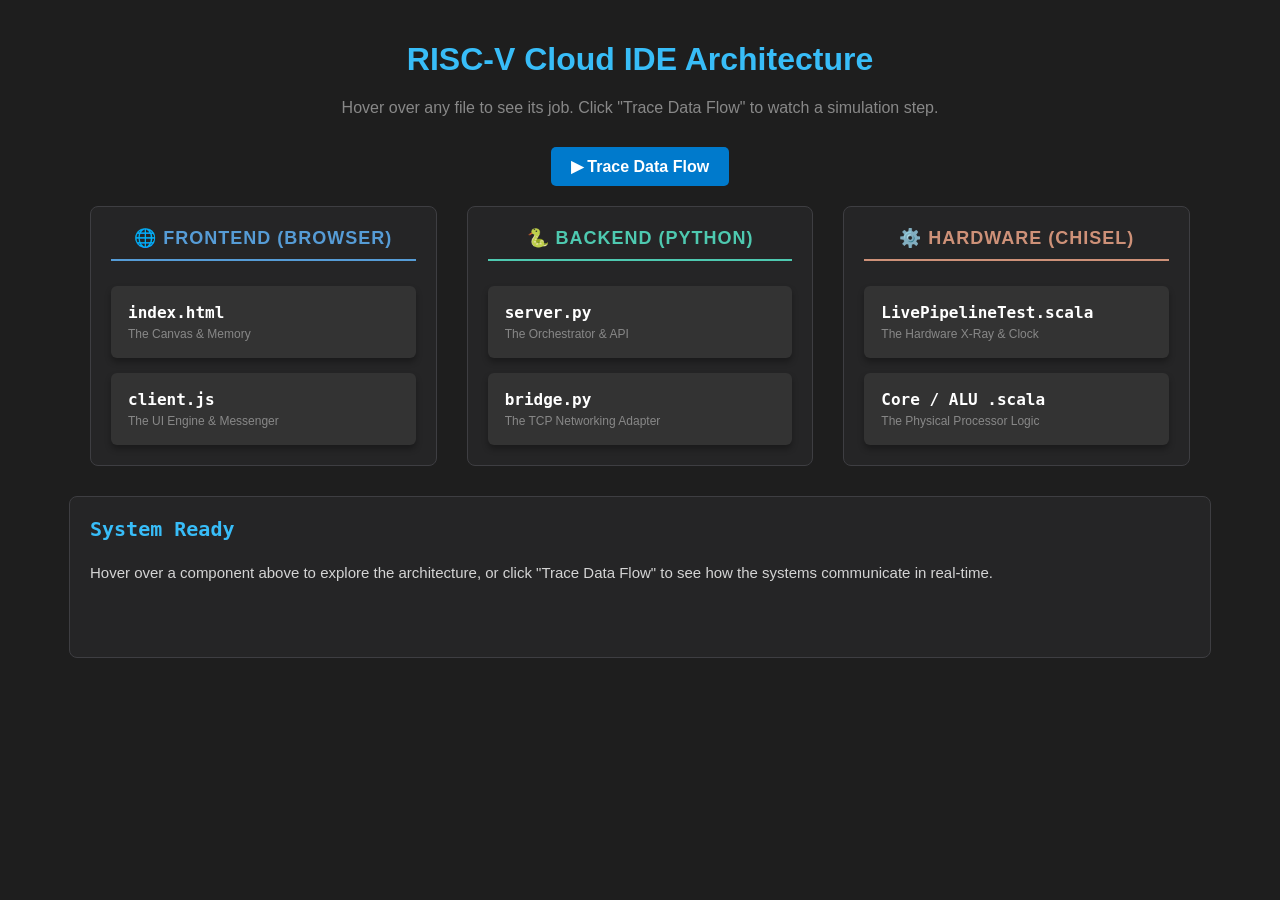
<file: 08_pipelined_RISC-V_core_LOAD_STORE/RISC-V_Core/visualization.html>
<!DOCTYPE html>
<html lang="en">
<head>
    <meta charset="UTF-8">
    <meta name="viewport" content="width=device-width, initial-scale=1.0">
    <title>RISC-V Cloud IDE Architecture</title>
    <style>
        :root {
            --bg-dark: #1e1e1e;
            --bg-panel: #252526;
            --bg-card: #333333;
            --border: #3e3e42;
            --accent-blue: #007acc;
            --accent-green: #4caf50;
            --accent-orange: #ce9178;
            --text-main: #d4d4d4;
            --text-muted: #888888;
        }

        body {
            margin: 0; padding: 20px;
            font-family: 'Segoe UI', Tahoma, Geneva, Verdana, sans-serif;
            background-color: var(--bg-dark);
            color: var(--text-main);
            display: flex; flex-direction: column; align-items: center;
        }

        h1 { color: #38bdf8; margin-bottom: 5px; }
        p { color: var(--text-muted); margin-bottom: 30px; }

        .controls { margin-bottom: 20px; }
        button {
            background-color: var(--accent-blue); color: white;
            border: none; padding: 10px 20px; font-size: 16px; font-weight: bold;
            border-radius: 5px; cursor: pointer; transition: 0.2s;
        }
        button:hover { background-color: #005f9e; }

        /* Board Layout */
        .board {
            display: flex; gap: 30px; width: 100%; max-width: 1100px;
            margin-bottom: 30px; justify-content: space-between;
        }

        .column {
            flex: 1; background: var(--bg-panel); border: 1px solid var(--border);
            border-radius: 8px; padding: 20px; display: flex; flex-direction: column; gap: 15px;
            position: relative;
        }

        .col-title {
            text-align: center; font-size: 18px; font-weight: bold;
            padding-bottom: 10px; border-bottom: 2px solid var(--border);
            margin-bottom: 10px; text-transform: uppercase; letter-spacing: 1px;
        }

        .col-browser { color: #569cd6; border-bottom-color: #569cd6; }
        .col-server { color: #4ec9b0; border-bottom-color: #4ec9b0; }
        .col-hardware { color: #ce9178; border-bottom-color: #ce9178; }

        /* File Cards */
        .card {
            background: var(--bg-card); border: 2px solid transparent;
            border-radius: 6px; padding: 15px; cursor: pointer;
            transition: all 0.3s ease; display: flex; flex-direction: column;
            box-shadow: 0 4px 6px rgba(0,0,0,0.3);
        }

        .card:hover { transform: translateY(-3px); border-color: var(--text-muted); }
        .card-title { font-family: monospace; font-size: 16px; font-weight: bold; margin-bottom: 5px; color: #fff; }
        .card-subtitle { font-size: 12px; color: var(--text-muted); }

        /* Animation Classes */
        .active-blue { border-color: var(--accent-blue); box-shadow: 0 0 15px var(--accent-blue); }
        .active-green { border-color: var(--accent-green); box-shadow: 0 0 15px var(--accent-green); }
        .active-orange { border-color: var(--accent-orange); box-shadow: 0 0 15px var(--accent-orange); }

        /* Detail Panel */
        .detail-panel {
            width: 100%; max-width: 1100px; background: var(--bg-panel);
            border: 1px solid var(--border); border-radius: 8px; padding: 20px;
            min-height: 120px;
        }

        #detail-title { font-family: monospace; font-size: 20px; color: #38bdf8; margin-top: 0; }
        #detail-desc { font-size: 15px; line-height: 1.6; }

    </style>
</head>
<body>

<h1>RISC-V Cloud IDE Architecture</h1>
<p>Hover over any file to see its job. Click "Trace Data Flow" to watch a simulation step.</p>

<div class="controls">
    <button onclick="runTrace()">▶ Trace Data Flow</button>
</div>

<div class="board">
    <div class="column">
        <div class="col-title col-browser">🌐 Frontend (Browser)</div>

        <div class="card" id="index-html" onmouseover="showDetails('index.html')" onmouseout="clearDetails()">
            <div class="card-title">index.html</div>
            <div class="card-subtitle">The Canvas & Memory</div>
        </div>

        <div class="card" id="client-js" onmouseover="showDetails('client.js')" onmouseout="clearDetails()">
            <div class="card-title">client.js</div>
            <div class="card-subtitle">The UI Engine & Messenger</div>
        </div>
    </div>

    <div class="column">
        <div class="col-title col-server">🐍 Backend (Python)</div>

        <div class="card" id="server-py" onmouseover="showDetails('server.py')" onmouseout="clearDetails()">
            <div class="card-title">server.py</div>
            <div class="card-subtitle">The Orchestrator & API</div>
        </div>

        <div class="card" id="bridge-py" onmouseover="showDetails('bridge.py')" onmouseout="clearDetails()">
            <div class="card-title">bridge.py</div>
            <div class="card-subtitle">The TCP Networking Adapter</div>
        </div>
    </div>

    <div class="column">
        <div class="col-title col-hardware">⚙️ Hardware (Chisel)</div>

        <div class="card" id="live-scala" onmouseover="showDetails('LivePipelineTest.scala')" onmouseout="clearDetails()">
            <div class="card-title">LivePipelineTest.scala</div>
            <div class="card-subtitle">The Hardware X-Ray & Clock</div>
        </div>

        <div class="card" id="core-scala" onmouseover="showDetails('Core.scala / ALU.scala')" onmouseout="clearDetails()">
            <div class="card-title">Core / ALU .scala</div>
            <div class="card-subtitle">The Physical Processor Logic</div>
        </div>
    </div>
</div>

<div class="detail-panel">
    <h3 id="detail-title">System Ready</h3>
    <div id="detail-desc">Hover over a component above to explore the architecture, or click "Trace Data Flow" to see how the systems communicate in real-time.</div>
</div>

<script>
    const details = {
        'index.html': {
            title: "📄 index.html",
            desc: "<b>The Skeleton & Memory:</b> Hosts the Monaco Code Editor, the SVG processor visualization, and the Smart Terminal. It uses <code>localStorage</code> to automatically save the student's code and unique Session ID to their hard drive so they survive page refreshes."
        },
        'client.js': {
            title: "📜 client.js",
            desc: "<b>The UI Engine:</b> Maintains the live Socket.IO connection. It listens to keyboard clicks, sends commands to Python, and catches the returning JSON to dynamically update the SVG shapes and format the terminal logs."
        },
        'server.py': {
            title: "🚀 server.py",
            desc: "<b>The Orchestrator:</b> A FastAPI server that handles multi-user Socket.IO rooms. When a student compiles, it creates a custom <code>temp_sessions</code> folder and runs SBT. When hardware responds, it decodes raw integers back into readable Assembly code before broadcasting to the browser."
        },
        'bridge.py': {
            title: "🔌 bridge.py",
            desc: "<b>The Translator:</b> Python cannot natively talk to a Java/Scala simulation. This script opens a raw TCP socket connection, acting as a cable between Python and Chisel. It parses the raw JSON lines arriving from the hardware."
        },
        'LivePipelineTest.scala': {
            title: "🛠️ LivePipelineTest.scala",
            desc: "<b>The Hardware X-Ray:</b> A Chisel tester that acts as a TCP Server. When Python sends the word <code>step</code>, it ticks the hardware clock forward 1 cycle. It then physically 'peeks' at the internal wires of the processor and packs the data into a massive JSON string."
        },
        'Core.scala / ALU.scala': {
            title: "🧠 Core & Logic (.scala)",
            desc: "<b>The Actual Processor:</b> The raw RTL hardware logic. This is the 5-stage pipelined processor, multiplexers, and ALUs actually doing the binary math during the simulation."
        }
    };

    const titleEl = document.getElementById('detail-title');
    const descEl = document.getElementById('detail-desc');
    let isTracing = false;

    function showDetails(file) {
        if (isTracing) return;
        titleEl.innerHTML = details[file].title;
        descEl.innerHTML = details[file].desc;
    }

    function clearDetails() {
        if (isTracing) return;
        titleEl.innerHTML = "System Ready";
        descEl.innerHTML = "Hover over a component above to explore the architecture, or click \"Trace Data Flow\" to see how the systems communicate in real-time.";
    }


    // --- THE TRACE ANIMATION ENGINE ---
        async function runTrace() {
            if (isTracing) return;
            isTracing = true;

            const highlight = (id, colorClass, ms, text) => {
                return new Promise(resolve => {
                    const el = document.getElementById(id);
                    el.classList.add(colorClass);
                    titleEl.innerHTML = `Step in Progress: <span style="color: white;">${id.replace('-', '.')}</span>`;
                    descEl.innerHTML = `<b>Action:</b> ${text}`;

                    setTimeout(() => {
                        el.classList.remove(colorClass);
                        resolve();
                    }, ms);
                });
            };

            // 🚨 THE FIX: Changed dots to hyphens so they perfectly match the HTML IDs!
            // 1. User Clicks Step
            await highlight('index-html', 'active-blue', 1000, "Student clicks the 'Step' button in the browser UI.");
            // 2. JS Sends over socket
            await highlight('client-js', 'active-blue', 1000, "client.js packages the command and emits <code>{'action': 'step', 'session': 'xyz'}</code> over Socket.IO.");
            // 3. Python Receives
            await highlight('server-py', 'active-green', 1000, "server.py catches the command, looks up the active session, and asks the Bridge to step.");
            // 4. Bridge sends TCP
            await highlight('bridge-py', 'active-green', 1000, "bridge.py sends the raw string <code>step\\n</code> over the local TCP port to the Scala simulation.");
            // 5. Hardware executes
            await highlight('live-scala', 'active-orange', 1200, "LivePipelineTest advances the hardware clock. It 'peeks' at all the internal wires in the Core...");
            await highlight('core-scala', 'active-orange', 800, "The ALU calculates, registers update, and signals flow through the pipeline.");
            await highlight('live-scala', 'active-orange', 1200, "LivePipelineTest packs all the wire states into a JSON string and sends it back over TCP.");
            // 6. Bridge catches
            await highlight('bridge-py', 'active-green', 800, "bridge.py catches the JSON string and hands it up to the server.");
            // 7. Server enriches
            await highlight('server-py', 'active-green', 1500, "server.py decodes the raw integers back into Assembly (e.g., <code>addi x1, x0, 5</code>) and emits the updated payload to the specific user's room.");
            // 8. JS renders
            await highlight('client-js', 'active-blue', 1200, "client.js catches the payload, updates the SVG shapes, and prints the Smart Terminal summary.");
            await highlight('index-html', 'active-blue', 1000, "The screen physically updates. The Trace is complete!");

            isTracing = false;
            clearDetails();
        }
</script>
</body>
</html>
</file>
